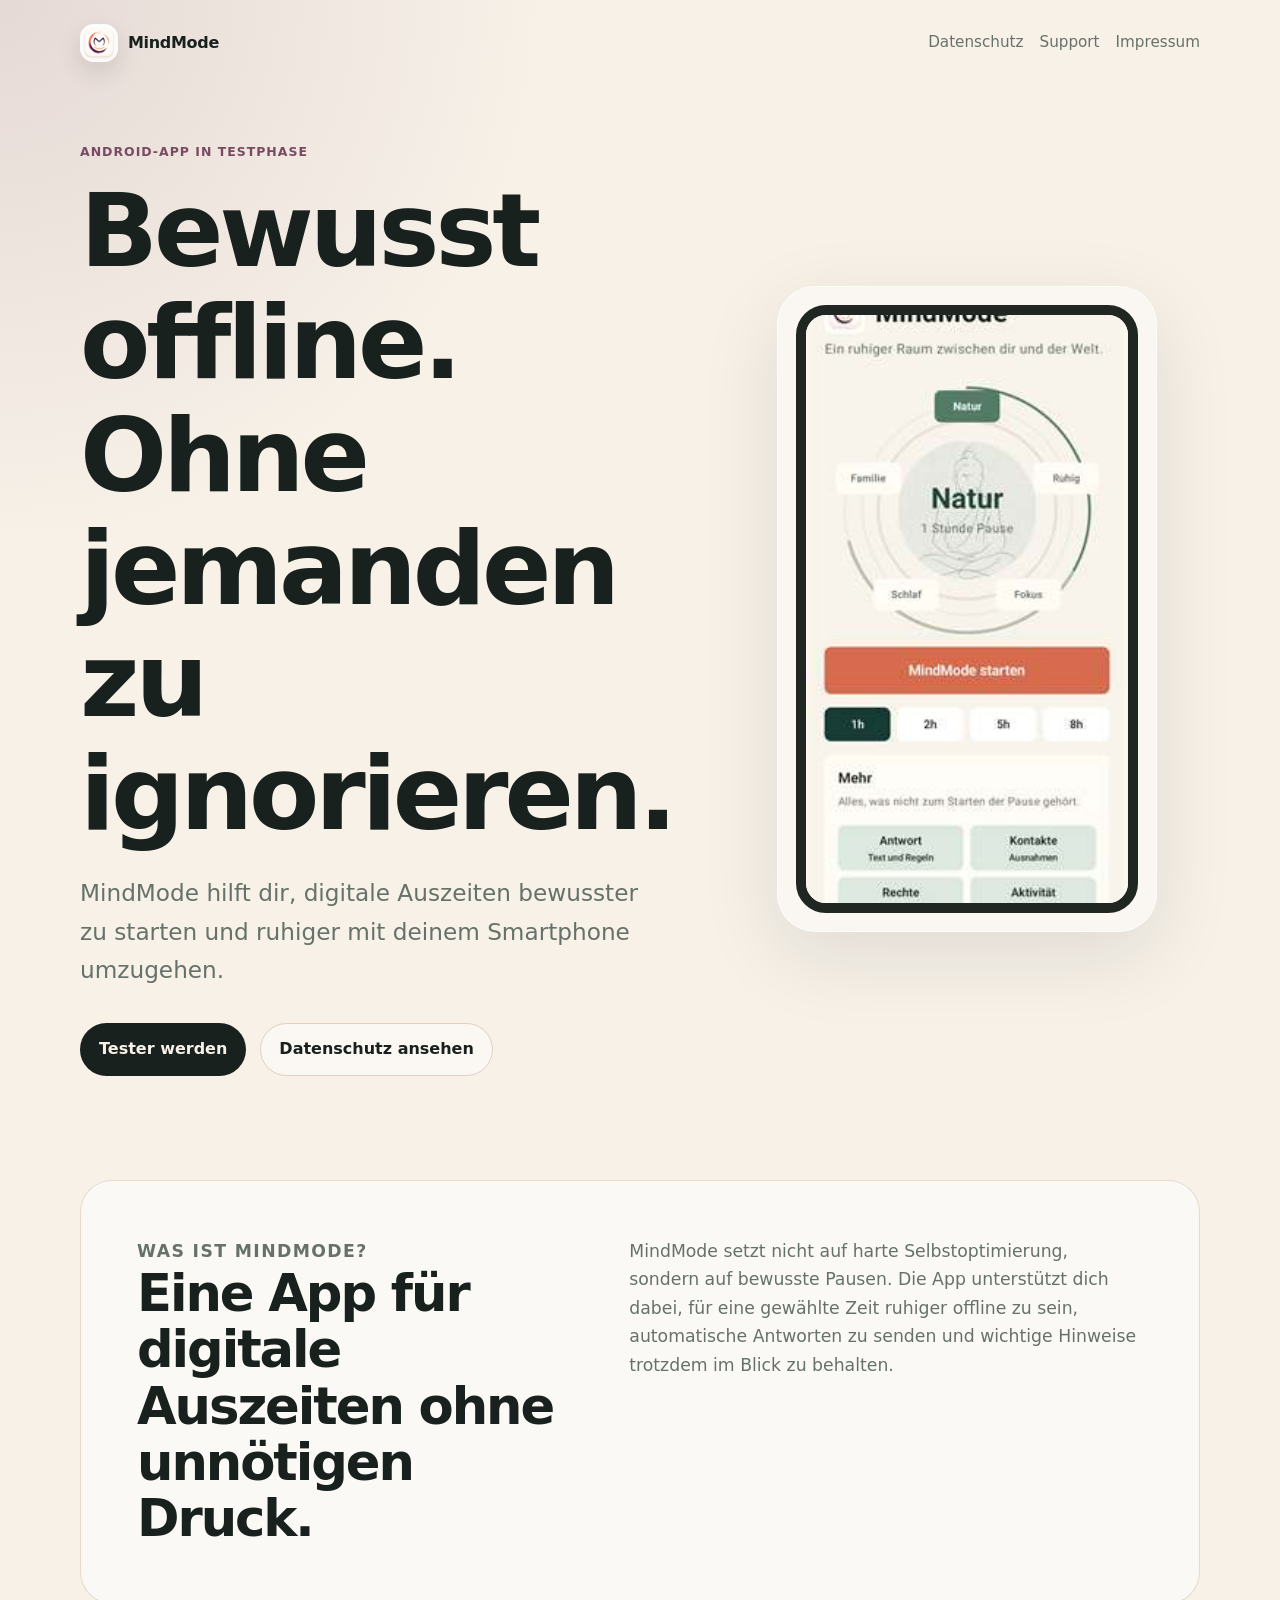
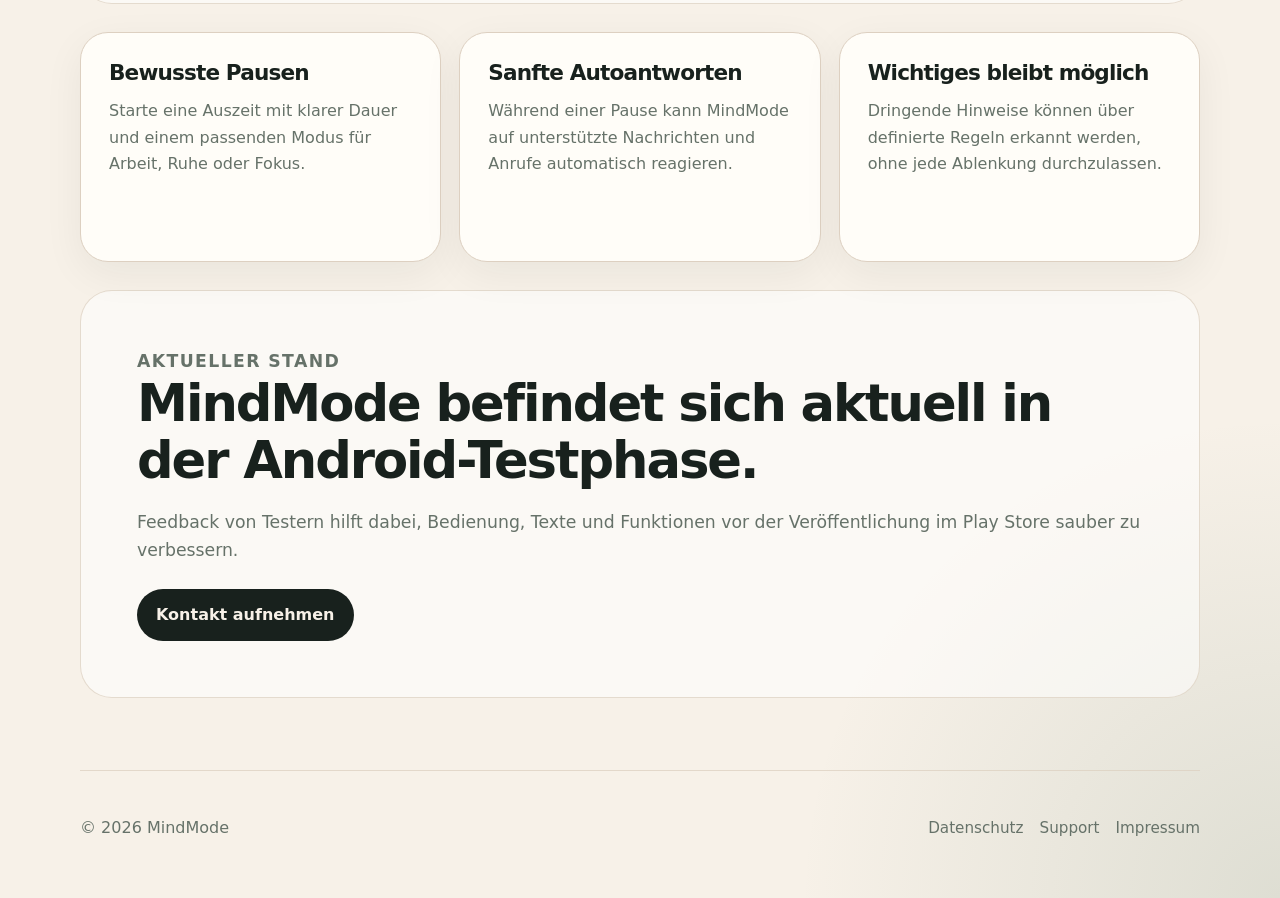
<file: index.html>
<!doctype html>
<html lang="de">
<head>
  <meta charset="utf-8">
  <meta name="viewport" content="width=device-width, initial-scale=1">
  <meta name="description" content="MindMode ist eine Android-App für bewusste digitale Auszeiten, Fokus und ruhigere Smartphone-Pausen.">
  <title>MindMode - Bewusster offline</title>
  <link rel="stylesheet" href="style.css">
</head>
<body>
  <header class="site-header">
    <a class="brand" href="index.html" aria-label="MindMode Startseite">
      <img class="brand-logo" src="[data-uri]" alt="" width="38" height="38">
      <span>MindMode</span>
    </a>
    <nav aria-label="Hauptnavigation">
      <a href="datenschutz.html">Datenschutz</a>
      <a href="support.html">Support</a>
      <a href="impressum.html">Impressum</a>
    </nav>
  </header>

  <main>
    <section class="hero">
      <div class="hero-content">
        <p class="eyebrow">Android-App in Testphase</p>
        <h1>Bewusst offline. Ohne jemanden zu ignorieren.</h1>
        <p class="lead">MindMode hilft dir, digitale Auszeiten bewusster zu starten und ruhiger mit deinem Smartphone umzugehen.</p>
        <div class="actions">
          <a class="button primary" href="support.html">Tester werden</a>
          <a class="button secondary" href="datenschutz.html">Datenschutz ansehen</a>
        </div>
      </div>
      <div class="hero-card" aria-label="MindMode App Vorschau">
        <div class="phone-frame">
          <img class="app-screenshot" src="assets/mindmode_app_start.jpg" alt="MindMode App Startbildschirm mit Moduswahl und Start-Button">
        </div>
      </div>
    </section>

    <section class="section split">
      <div>
        <p class="eyebrow">Was ist MindMode?</p>
        <h2>Eine App für digitale Auszeiten ohne unnötigen Druck.</h2>
      </div>
      <p>MindMode setzt nicht auf harte Selbstoptimierung, sondern auf bewusste Pausen. Die App unterstützt dich dabei, für eine gewählte Zeit ruhiger offline zu sein, automatische Antworten zu senden und wichtige Hinweise trotzdem im Blick zu behalten.</p>
    </section>

    <section class="feature-grid" aria-label="Funktionen">
      <article class="feature-card"><h3>Bewusste Pausen</h3><p>Starte eine Auszeit mit klarer Dauer und einem passenden Modus für Arbeit, Ruhe oder Fokus.</p></article>
      <article class="feature-card"><h3>Sanfte Autoantworten</h3><p>Während einer Pause kann MindMode auf unterstützte Nachrichten und Anrufe automatisch reagieren.</p></article>
      <article class="feature-card"><h3>Wichtiges bleibt möglich</h3><p>Dringende Hinweise können über definierte Regeln erkannt werden, ohne jede Ablenkung durchzulassen.</p></article>
    </section>

    <section class="section callout">
      <p class="eyebrow">Aktueller Stand</p>
      <h2>MindMode befindet sich aktuell in der Android-Testphase.</h2>
      <p>Feedback von Testern hilft dabei, Bedienung, Texte und Funktionen vor der Veröffentlichung im Play Store sauber zu verbessern.</p>
      <a class="button primary" href="support.html">Kontakt aufnehmen</a>
    </section>
  </main>

  <footer class="site-footer">
    <p>© 2026 MindMode</p>
    <div><a href="datenschutz.html">Datenschutz</a><a href="support.html">Support</a><a href="impressum.html">Impressum</a></div>
  </footer>
</body>
</html>
</file>
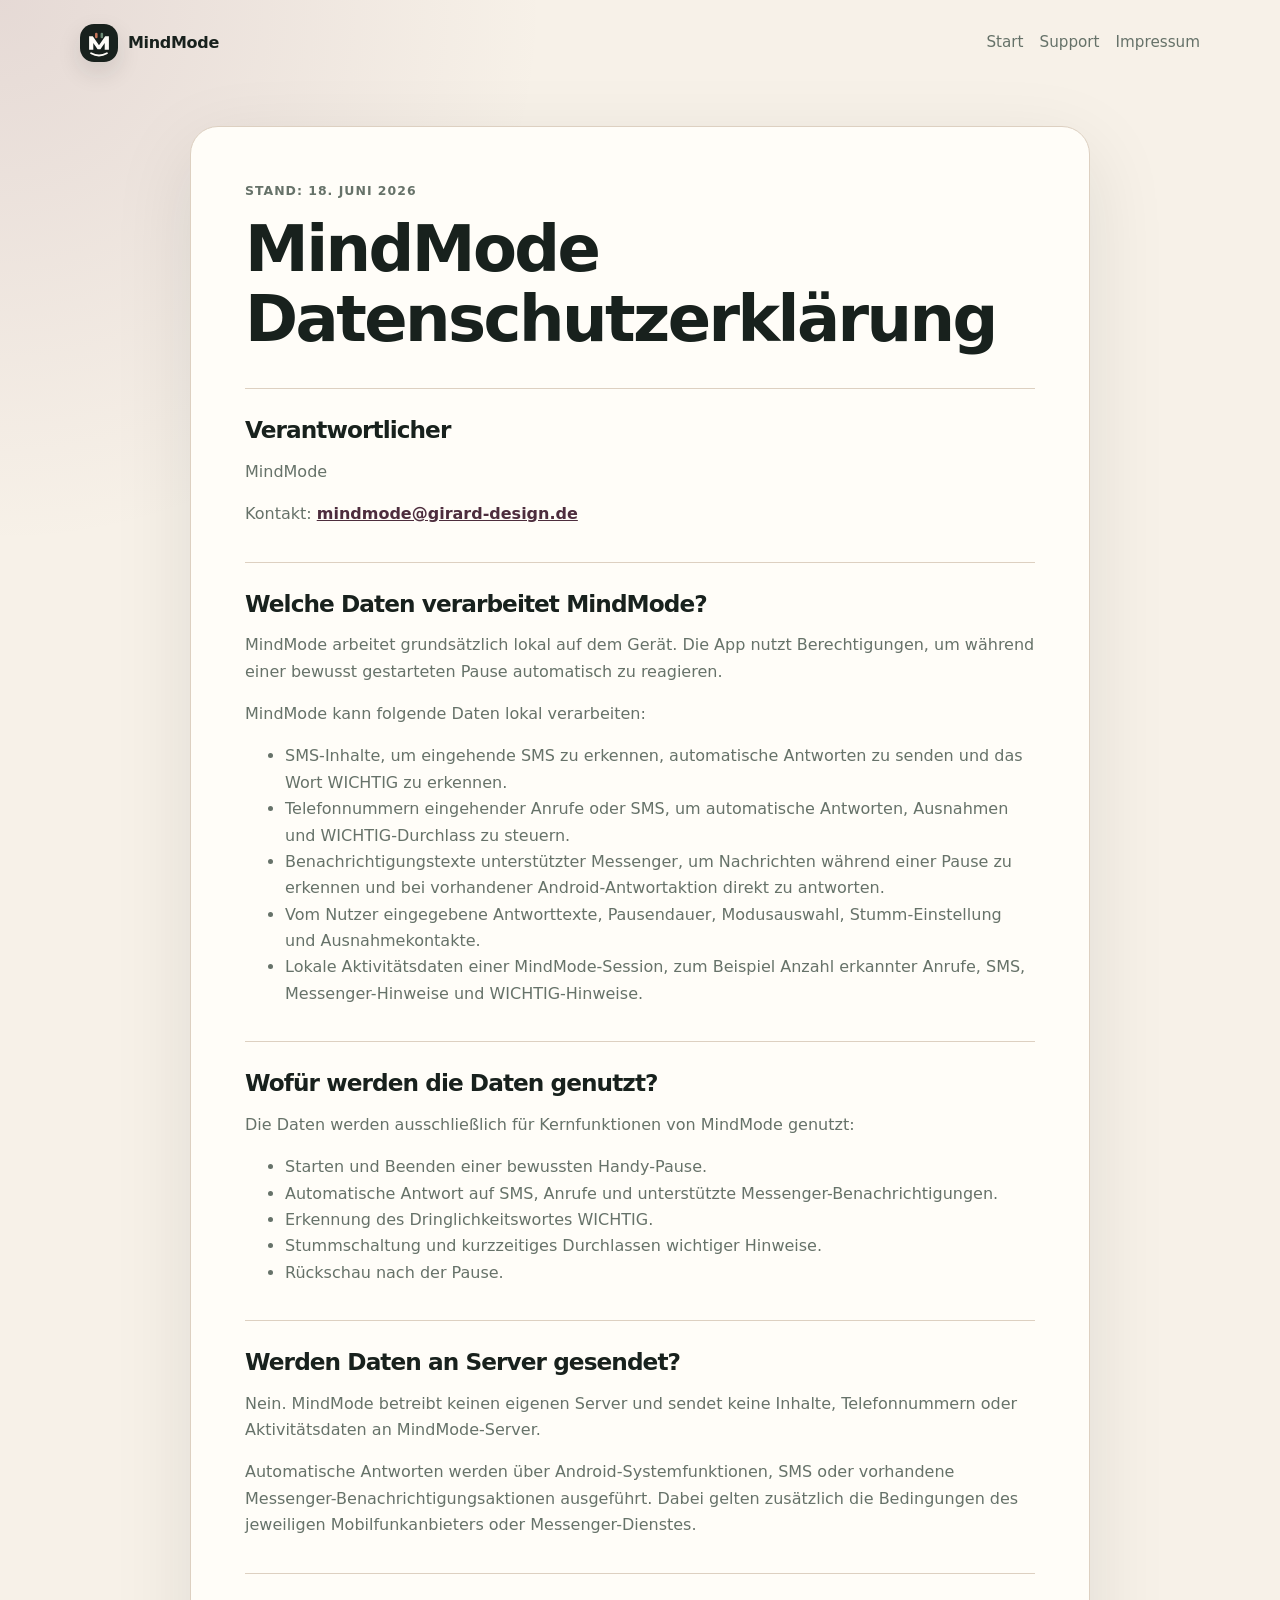
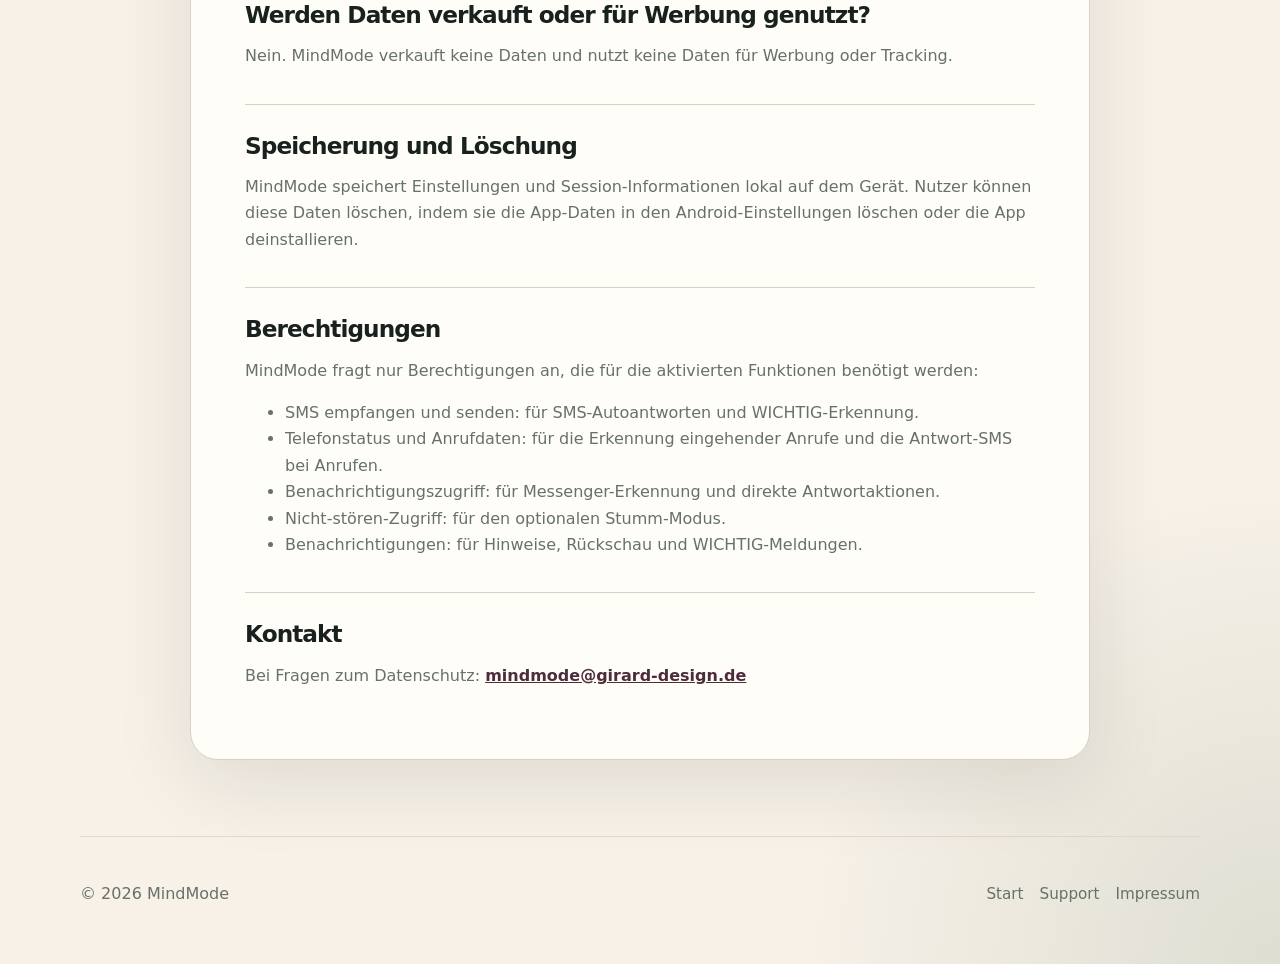
<file: datenschutz.html>
<!doctype html>
<html lang="de">
<head>
  <meta charset="utf-8">
  <meta name="viewport" content="width=device-width, initial-scale=1">
  <title>MindMode Datenschutzerklärung</title>
  <link rel="stylesheet" href="style.css">
</head>
<body>
  <header class="site-header">
    <a class="brand" href="index.html" aria-label="MindMode Startseite"><img class="brand-logo" src="assets/mindmode_mark.svg" alt="" width="38" height="38"><span>MindMode</span></a>
    <nav aria-label="Hauptnavigation">
      <a href="index.html">Start</a>
      <a href="support.html">Support</a>
      <a href="impressum.html">Impressum</a>
    </nav>
  </header>

  <main class="content-page">
    <article class="content-card">
      <p class="eyebrow">Stand: 18. Juni 2026</p>
      <h1>MindMode Datenschutzerklärung</h1>

      <h2>Verantwortlicher</h2>
      <p>MindMode</p>
      <p>Kontakt: <a href="mailto:mindmode@girard-design.de">mindmode@girard-design.de</a></p>

      <h2>Welche Daten verarbeitet MindMode?</h2>
      <p>MindMode arbeitet grundsätzlich lokal auf dem Gerät. Die App nutzt Berechtigungen, um während einer bewusst gestarteten Pause automatisch zu reagieren.</p>
      <p>MindMode kann folgende Daten lokal verarbeiten:</p>
      <ul>
        <li>SMS-Inhalte, um eingehende SMS zu erkennen, automatische Antworten zu senden und das Wort WICHTIG zu erkennen.</li>
        <li>Telefonnummern eingehender Anrufe oder SMS, um automatische Antworten, Ausnahmen und WICHTIG-Durchlass zu steuern.</li>
        <li>Benachrichtigungstexte unterstützter Messenger, um Nachrichten während einer Pause zu erkennen und bei vorhandener Android-Antwortaktion direkt zu antworten.</li>
        <li>Vom Nutzer eingegebene Antworttexte, Pausendauer, Modusauswahl, Stumm-Einstellung und Ausnahmekontakte.</li>
        <li>Lokale Aktivitätsdaten einer MindMode-Session, zum Beispiel Anzahl erkannter Anrufe, SMS, Messenger-Hinweise und WICHTIG-Hinweise.</li>
      </ul>

      <h2>Wofür werden die Daten genutzt?</h2>
      <p>Die Daten werden ausschließlich für Kernfunktionen von MindMode genutzt:</p>
      <ul>
        <li>Starten und Beenden einer bewussten Handy-Pause.</li>
        <li>Automatische Antwort auf SMS, Anrufe und unterstützte Messenger-Benachrichtigungen.</li>
        <li>Erkennung des Dringlichkeitswortes WICHTIG.</li>
        <li>Stummschaltung und kurzzeitiges Durchlassen wichtiger Hinweise.</li>
        <li>Rückschau nach der Pause.</li>
      </ul>

      <h2>Werden Daten an Server gesendet?</h2>
      <p>Nein. MindMode betreibt keinen eigenen Server und sendet keine Inhalte, Telefonnummern oder Aktivitätsdaten an MindMode-Server.</p>
      <p>Automatische Antworten werden über Android-Systemfunktionen, SMS oder vorhandene Messenger-Benachrichtigungsaktionen ausgeführt. Dabei gelten zusätzlich die Bedingungen des jeweiligen Mobilfunkanbieters oder Messenger-Dienstes.</p>

      <h2>Werden Daten verkauft oder für Werbung genutzt?</h2>
      <p>Nein. MindMode verkauft keine Daten und nutzt keine Daten für Werbung oder Tracking.</p>

      <h2>Speicherung und Löschung</h2>
      <p>MindMode speichert Einstellungen und Session-Informationen lokal auf dem Gerät. Nutzer können diese Daten löschen, indem sie die App-Daten in den Android-Einstellungen löschen oder die App deinstallieren.</p>

      <h2>Berechtigungen</h2>
      <p>MindMode fragt nur Berechtigungen an, die für die aktivierten Funktionen benötigt werden:</p>
      <ul>
        <li>SMS empfangen und senden: für SMS-Autoantworten und WICHTIG-Erkennung.</li>
        <li>Telefonstatus und Anrufdaten: für die Erkennung eingehender Anrufe und die Antwort-SMS bei Anrufen.</li>
        <li>Benachrichtigungszugriff: für Messenger-Erkennung und direkte Antwortaktionen.</li>
        <li>Nicht-stören-Zugriff: für den optionalen Stumm-Modus.</li>
        <li>Benachrichtigungen: für Hinweise, Rückschau und WICHTIG-Meldungen.</li>
      </ul>

      <h2>Kontakt</h2>
      <p>Bei Fragen zum Datenschutz: <a href="mailto:mindmode@girard-design.de">mindmode@girard-design.de</a></p>
    </article>
  </main>

  <footer class="site-footer">
    <p>© 2026 MindMode</p>
    <div><a href="index.html">Start</a><a href="support.html">Support</a><a href="impressum.html">Impressum</a></div>
  </footer>
</body>
</html>
</file>
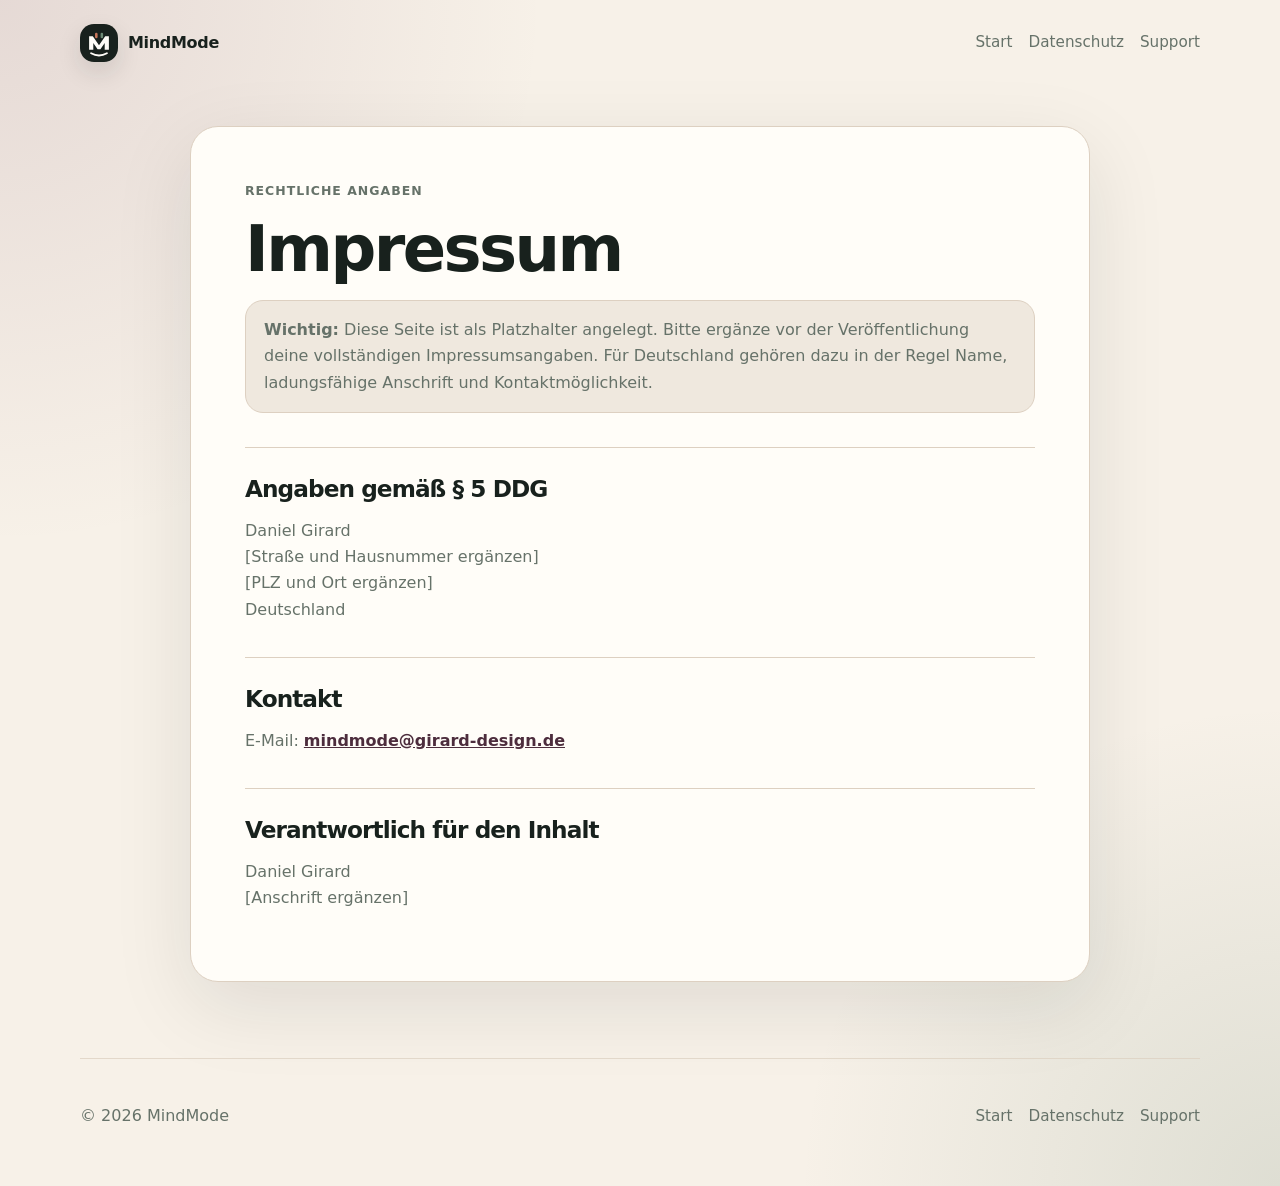
<file: impressum.html>
<!doctype html>
<html lang="de">
<head>
  <meta charset="utf-8">
  <meta name="viewport" content="width=device-width, initial-scale=1">
  <title>MindMode Impressum</title>
  <link rel="stylesheet" href="style.css">
</head>
<body>
  <header class="site-header">
    <a class="brand" href="index.html" aria-label="MindMode Startseite"><img class="brand-logo" src="assets/mindmode_mark.svg" alt="" width="38" height="38"><span>MindMode</span></a>
    <nav aria-label="Hauptnavigation">
      <a href="index.html">Start</a>
      <a href="datenschutz.html">Datenschutz</a>
      <a href="support.html">Support</a>
    </nav>
  </header>

  <main class="content-page">
    <article class="content-card">
      <p class="eyebrow">Rechtliche Angaben</p>
      <h1>Impressum</h1>
      <p class="notice"><strong>Wichtig:</strong> Diese Seite ist als Platzhalter angelegt. Bitte ergänze vor der Veröffentlichung deine vollständigen Impressumsangaben. Für Deutschland gehören dazu in der Regel Name, ladungsfähige Anschrift und Kontaktmöglichkeit.</p>

      <h2>Angaben gemäß § 5 DDG</h2>
      <p>Daniel Girard<br>
      [Straße und Hausnummer ergänzen]<br>
      [PLZ und Ort ergänzen]<br>
      Deutschland</p>

      <h2>Kontakt</h2>
      <p>E-Mail: <a href="mailto:mindmode@girard-design.de">mindmode@girard-design.de</a></p>

      <h2>Verantwortlich für den Inhalt</h2>
      <p>Daniel Girard<br>
      [Anschrift ergänzen]</p>
    </article>
  </main>

  <footer class="site-footer">
    <p>© 2026 MindMode</p>
    <div><a href="index.html">Start</a><a href="datenschutz.html">Datenschutz</a><a href="support.html">Support</a></div>
  </footer>
</body>
</html>
</file>
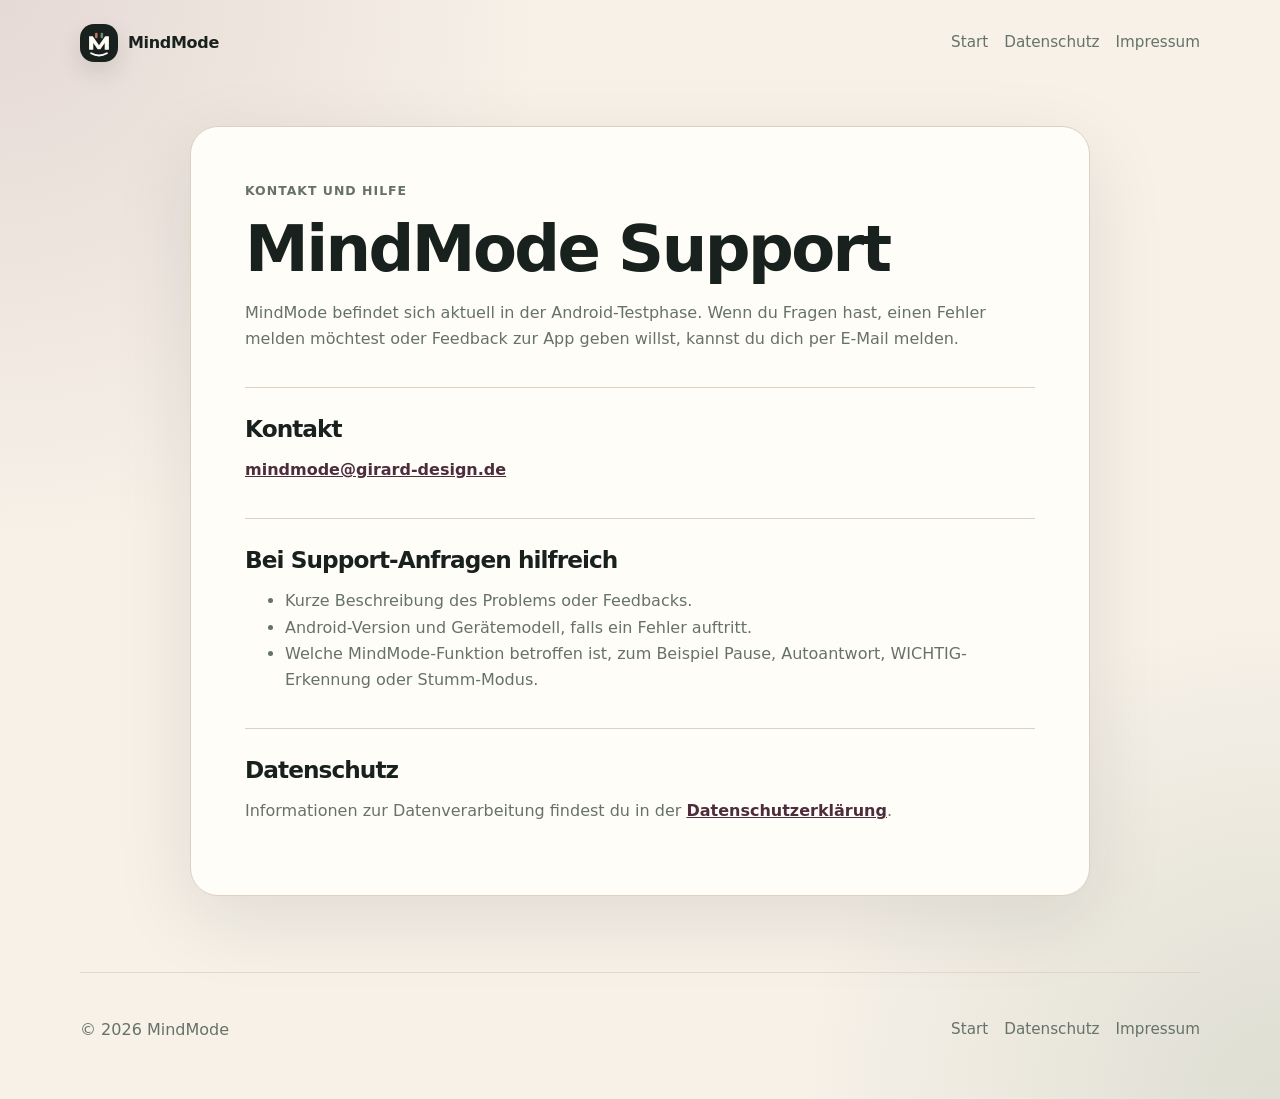
<file: support.html>
<!doctype html>
<html lang="de">
<head>
  <meta charset="utf-8">
  <meta name="viewport" content="width=device-width, initial-scale=1">
  <title>MindMode Support</title>
  <link rel="stylesheet" href="style.css">
</head>
<body>
  <header class="site-header">
    <a class="brand" href="index.html" aria-label="MindMode Startseite"><img class="brand-logo" src="assets/mindmode_mark.svg" alt="" width="38" height="38"><span>MindMode</span></a>
    <nav aria-label="Hauptnavigation">
      <a href="index.html">Start</a>
      <a href="datenschutz.html">Datenschutz</a>
      <a href="impressum.html">Impressum</a>
    </nav>
  </header>

  <main class="content-page">
    <article class="content-card">
      <p class="eyebrow">Kontakt und Hilfe</p>
      <h1>MindMode Support</h1>
      <p>MindMode befindet sich aktuell in der Android-Testphase. Wenn du Fragen hast, einen Fehler melden möchtest oder Feedback zur App geben willst, kannst du dich per E-Mail melden.</p>

      <h2>Kontakt</h2>
      <p><a href="mailto:mindmode@girard-design.de?subject=MindMode%20Support">mindmode@girard-design.de</a></p>

      <h2>Bei Support-Anfragen hilfreich</h2>
      <ul>
        <li>Kurze Beschreibung des Problems oder Feedbacks.</li>
        <li>Android-Version und Gerätemodell, falls ein Fehler auftritt.</li>
        <li>Welche MindMode-Funktion betroffen ist, zum Beispiel Pause, Autoantwort, WICHTIG-Erkennung oder Stumm-Modus.</li>
      </ul>

      <h2>Datenschutz</h2>
      <p>Informationen zur Datenverarbeitung findest du in der <a href="datenschutz.html">Datenschutzerklärung</a>.</p>
    </article>
  </main>

  <footer class="site-footer">
    <p>© 2026 MindMode</p>
    <div><a href="index.html">Start</a><a href="datenschutz.html">Datenschutz</a><a href="impressum.html">Impressum</a></div>
  </footer>
</body>
</html>
</file>
<file: style.css>
:root {
  color-scheme: light;
  --bg: #f7f1e8;
  --panel: #fffdf8;
  --panel-strong: #f0e2d2;
  --ink: #18211d;
  --muted: #667269;
  --line: #ddd0c1;
  --accent: #7a4a63;
  --accent-dark: #4d2d3d;
  --soft: #efe8de;
  --shadow: 0 24px 80px rgba(24, 33, 29, 0.10);
}

* { box-sizing: border-box; }

body {
  margin: 0;
  background:
    radial-gradient(circle at top left, rgba(122, 74, 99, 0.14), transparent 34rem),
    radial-gradient(circle at bottom right, rgba(92, 122, 101, 0.16), transparent 30rem),
    var(--bg);
  color: var(--ink);
  font-family: Inter, ui-sans-serif, system-ui, -apple-system, BlinkMacSystemFont, "Segoe UI", Roboto, Arial, sans-serif;
  line-height: 1.65;
}

a { color: inherit; }

.site-header, .site-footer {
  width: min(1120px, calc(100% - 32px));
  margin: 0 auto;
  display: flex;
  align-items: center;
  justify-content: space-between;
  gap: 24px;
}

.site-header { padding: 24px 0; }

.brand {
  display: inline-flex;
  align-items: center;
  gap: 10px;
  font-weight: 800;
  text-decoration: none;
  letter-spacing: -0.02em;
}

.brand-logo {
  width: 38px;
  height: 38px;
  border-radius: 14px;
  box-shadow: 0 10px 24px rgba(24, 33, 29, 0.12);
}

.brand-mark {
  display: grid;
  place-items: center;
  width: 38px;
  height: 38px;
  border-radius: 14px;
  background: var(--ink);
  color: var(--bg);
}

nav, .site-footer div {
  display: flex;
  flex-wrap: wrap;
  gap: 16px;
  color: var(--muted);
  font-size: 0.95rem;
}

nav a, .site-footer a { text-decoration: none; }
nav a:hover, .site-footer a:hover { color: var(--accent); }

main {
  width: min(1120px, calc(100% - 32px));
  margin: 0 auto;
}

.hero {
  min-height: 68vh;
  display: grid;
  grid-template-columns: minmax(0, 1.1fr) minmax(280px, 0.9fr);
  align-items: center;
  gap: clamp(32px, 7vw, 86px);
  padding: 56px 0 76px;
}

.eyebrow {
  margin: 0 0 12px;
  color: var(--accent);
  font-weight: 750;
  letter-spacing: 0.08em;
  text-transform: uppercase;
  font-size: 0.78rem;
}

h1, h2, h3 { line-height: 1.1; margin: 0; letter-spacing: -0.04em; }
h1 { font-size: clamp(3rem, 8vw, 6.6rem); max-width: 820px; }
h2 { font-size: clamp(2rem, 4vw, 3.35rem); }
h3 { font-size: 1.35rem; }

.lead {
  max-width: 690px;
  color: var(--muted);
  font-size: clamp(1.15rem, 2vw, 1.45rem);
  margin: 24px 0 0;
}

.actions { display: flex; flex-wrap: wrap; gap: 14px; margin-top: 34px; }

.button {
  display: inline-flex;
  align-items: center;
  justify-content: center;
  min-height: 48px;
  padding: 12px 18px;
  border-radius: 999px;
  text-decoration: none;
  font-weight: 750;
  border: 1px solid transparent;
}

.button.primary { background: var(--ink); color: var(--bg); }
.button.secondary { border-color: var(--line); background: rgba(255,255,255,0.45); color: var(--ink); }

.hero-card {
  justify-self: center;
  width: min(100%, 380px);
  padding: 18px;
  border-radius: 38px;
  background: rgba(255,255,255,0.42);
  border: 1px solid rgba(255,255,255,0.55);
  box-shadow: var(--shadow);
}

.phone-frame {
  aspect-ratio: 9 / 16;
  padding: 0;
  border-radius: 30px;
  background: #202621;
  border: 10px solid #202621;
  overflow: hidden;
}

.app-screenshot {
  display: block;
  width: 100%;
  height: 100%;
  object-fit: cover;
}

.section {
  margin: 28px 0;
  padding: clamp(28px, 6vw, 56px);
  background: rgba(255,255,255,0.55);
  border: 1px solid rgba(221, 208, 193, 0.75);
  border-radius: 32px;
}

.split {
  display: grid;
  grid-template-columns: minmax(0, 0.9fr) minmax(0, 1.1fr);
  gap: clamp(24px, 6vw, 72px);
  align-items: start;
}

.section p { color: var(--muted); font-size: 1.08rem; margin: 0; }
.section h2 + p { margin-top: 20px; }

.feature-grid {
  display: grid;
  grid-template-columns: repeat(3, minmax(0, 1fr));
  gap: 18px;
  margin: 28px 0;
}

.feature-card {
  min-height: 230px;
  padding: 28px;
  border-radius: 28px;
  background: var(--panel);
  border: 1px solid var(--line);
  box-shadow: 0 12px 40px rgba(24, 33, 29, 0.06);
}

.feature-card p { color: var(--muted); margin: 14px 0 0; }
.callout { margin-bottom: 72px; }
.callout .button { margin-top: 24px; }

.content-page {
  width: min(900px, calc(100% - 32px));
  margin: 0 auto;
  padding: 40px 0 76px;
}

.content-card {
  background: var(--panel);
  border: 1px solid var(--line);
  border-radius: 28px;
  padding: clamp(26px, 5vw, 54px);
  box-shadow: var(--shadow);
}

.content-card h1 { font-size: clamp(2.2rem, 5vw, 4.2rem); }
.content-card h2 { font-size: 1.45rem; margin-top: 34px; padding-top: 28px; border-top: 1px solid var(--line); }
.content-card p, .content-card li { color: var(--muted); }
.content-card a { color: var(--accent-dark); font-weight: 700; }

.notice {
  padding: 16px 18px;
  border-radius: 18px;
  background: var(--soft);
  border: 1px solid var(--line);
}

.site-footer {
  padding: 28px 0 40px;
  color: var(--muted);
  border-top: 1px solid rgba(221, 208, 193, 0.75);
}

@media (max-width: 820px) {
  .site-header, .site-footer { align-items: flex-start; flex-direction: column; }
  .hero, .split, .feature-grid { grid-template-columns: 1fr; }
  .hero { padding-top: 28px; }
}
</file>
